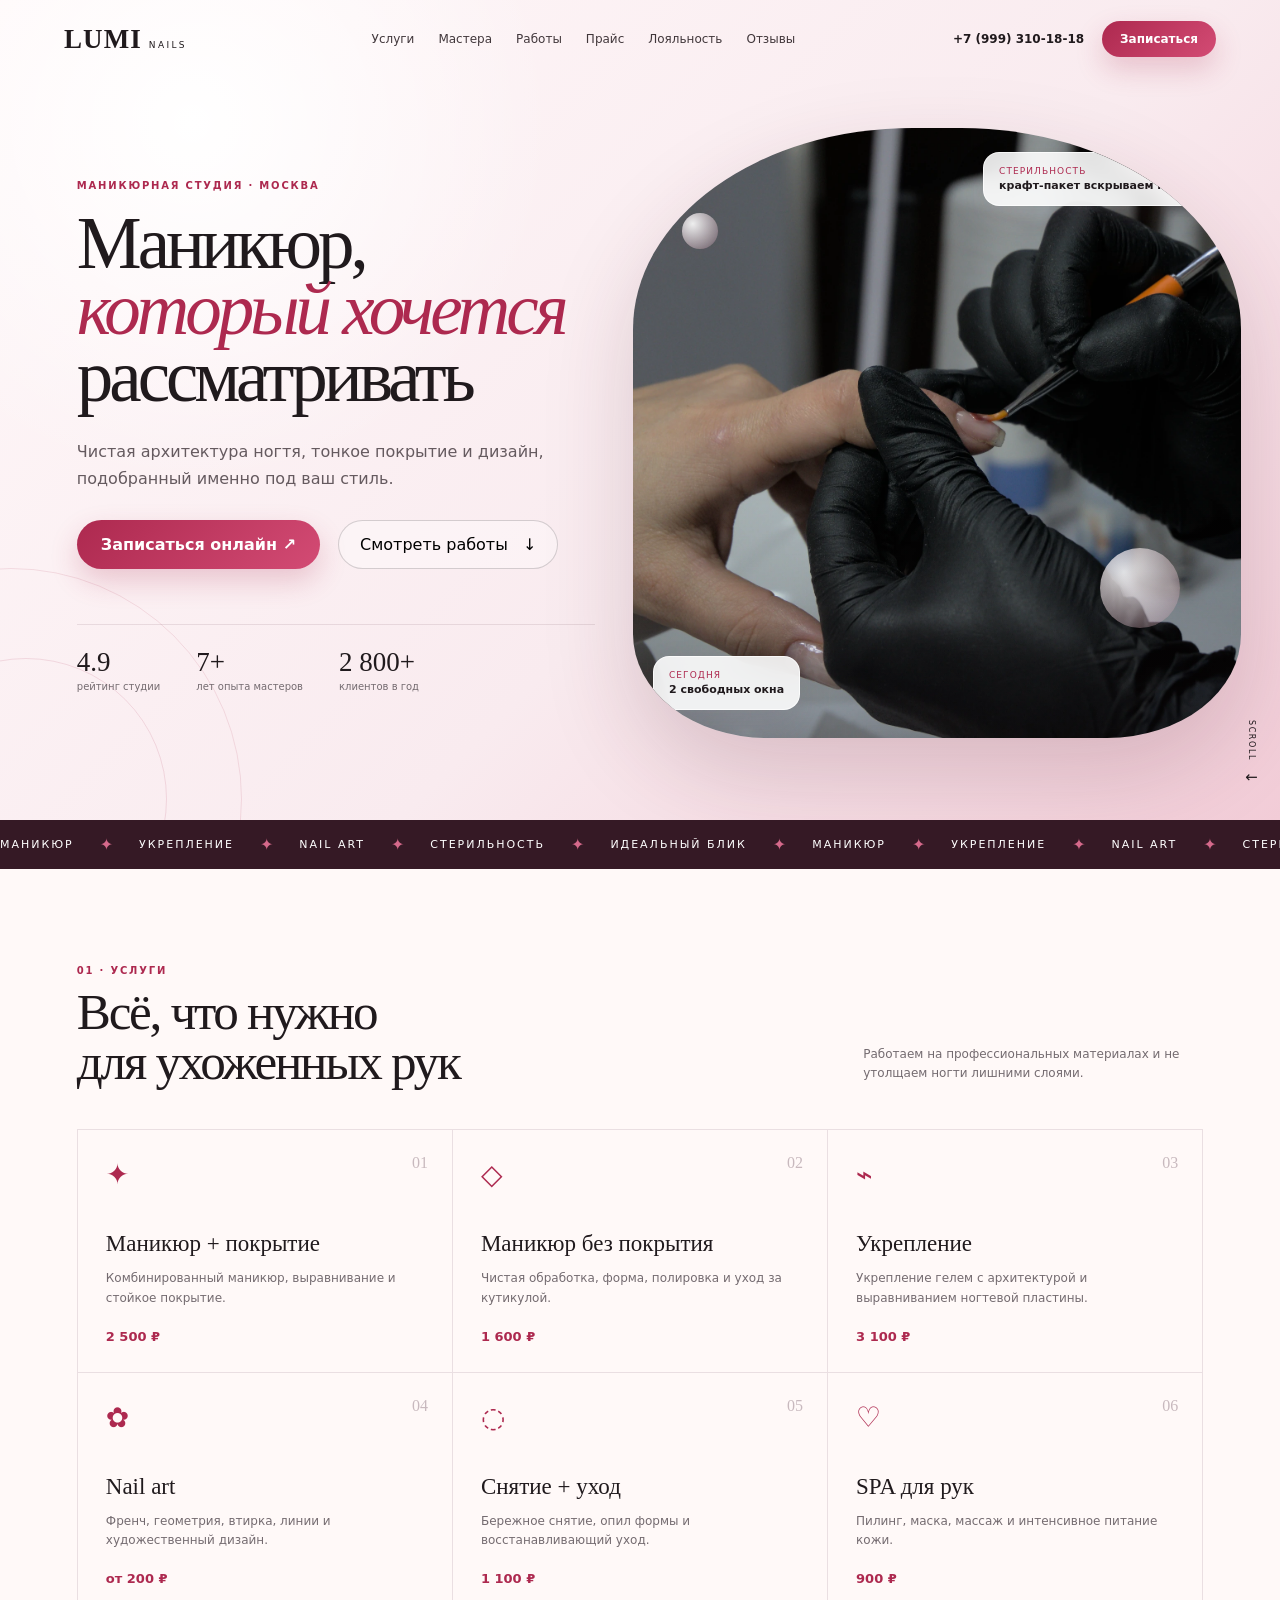
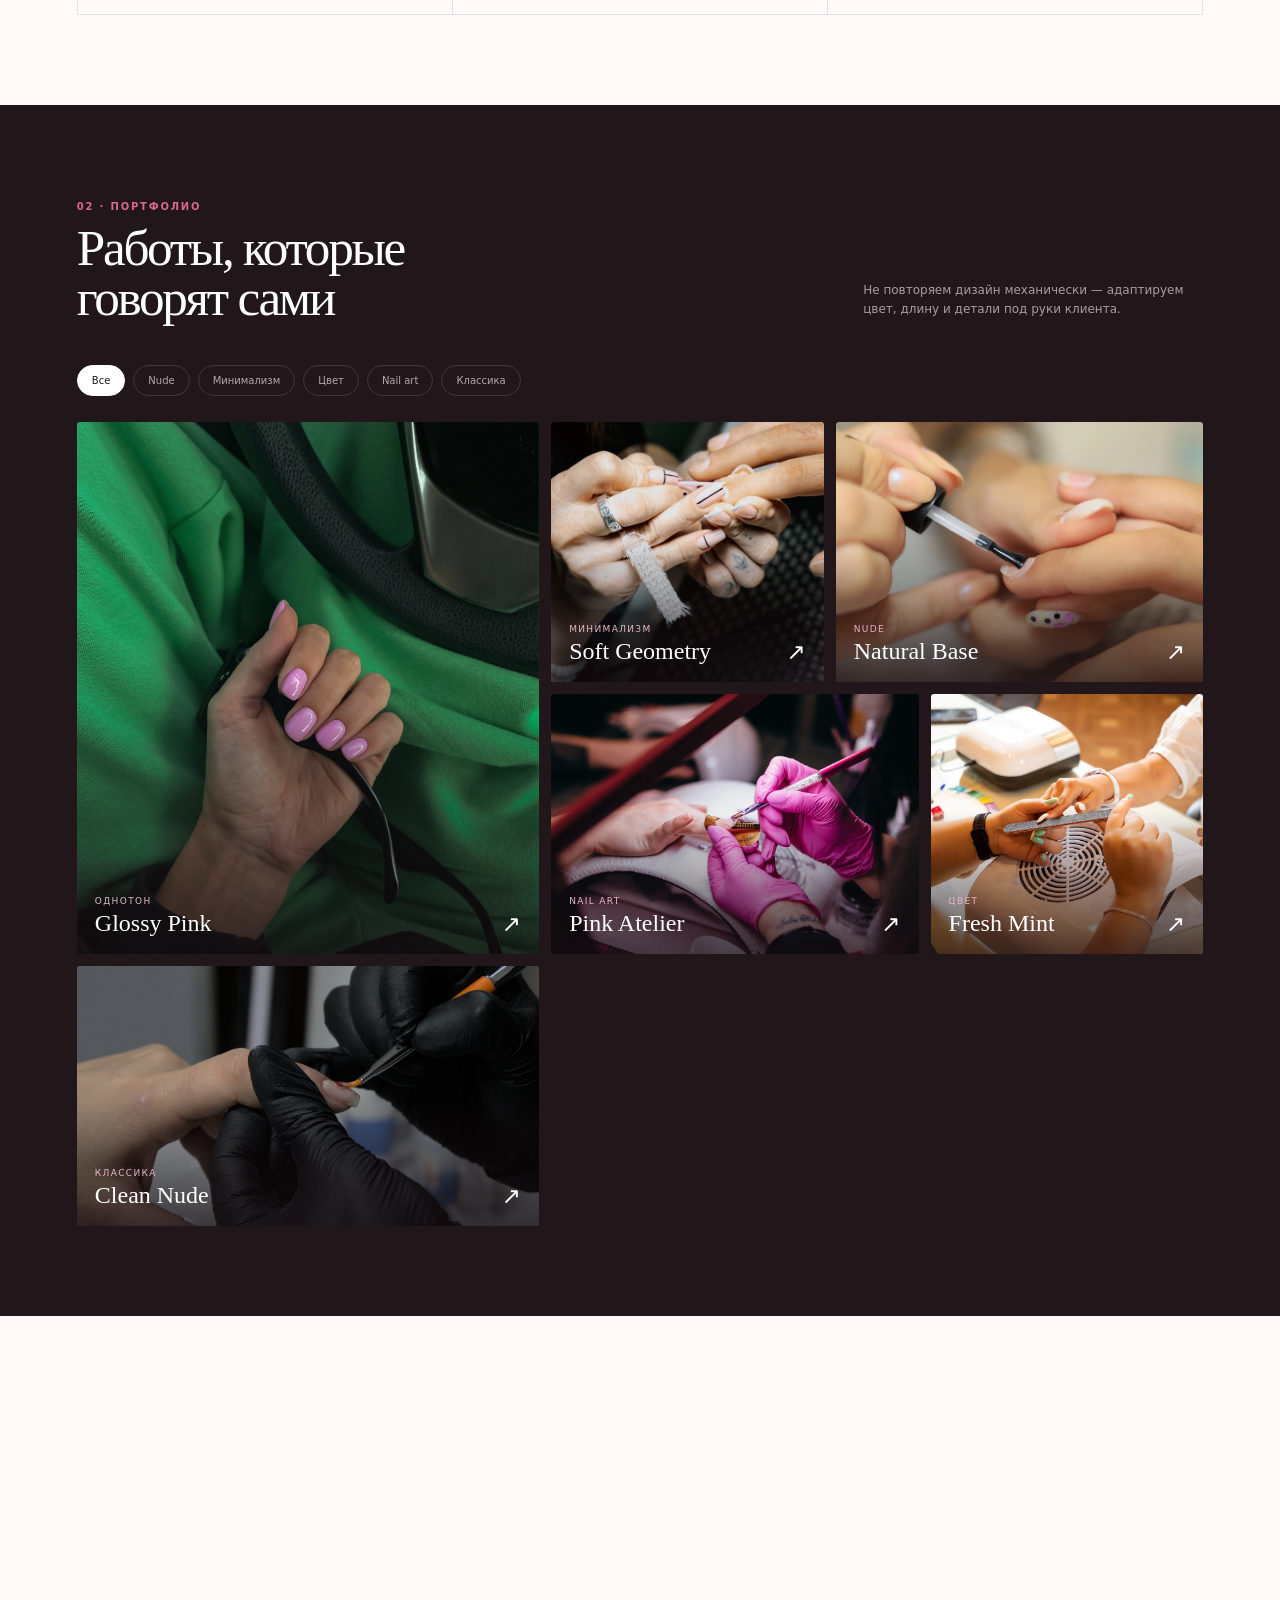
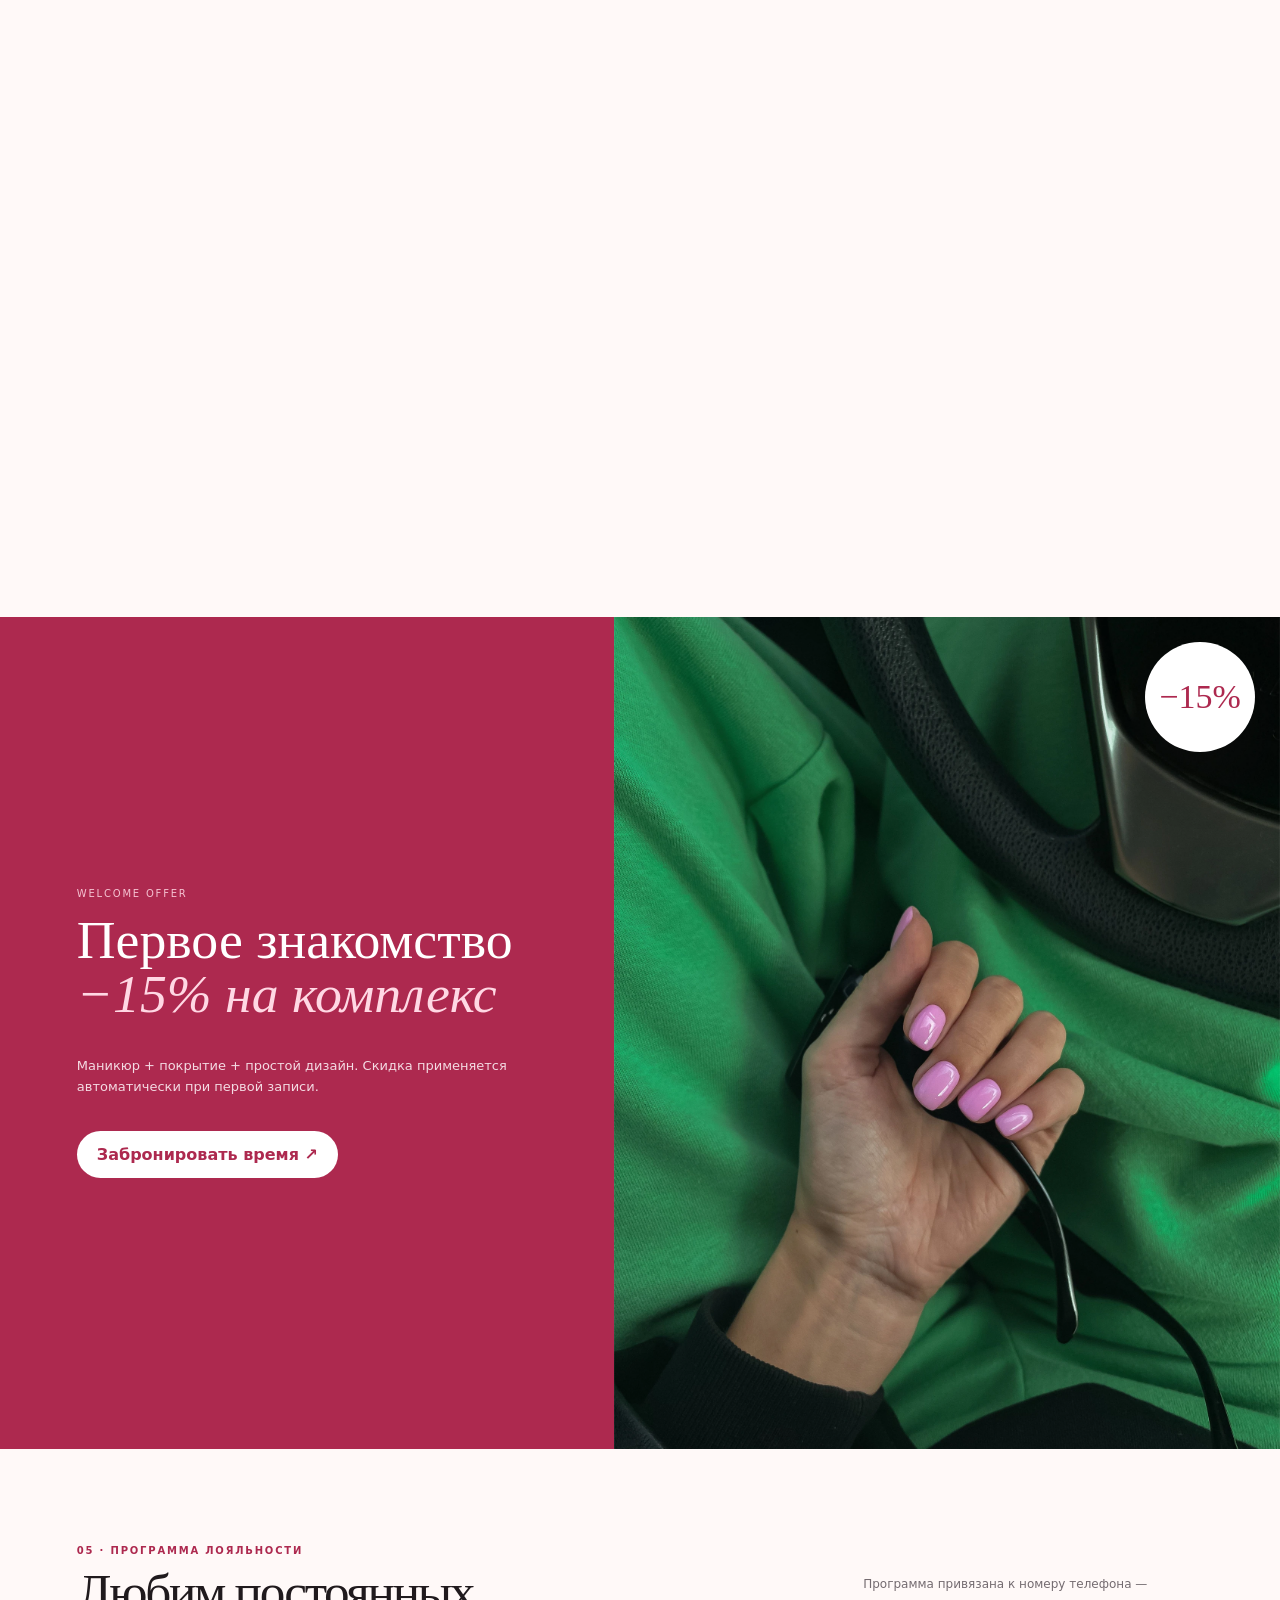
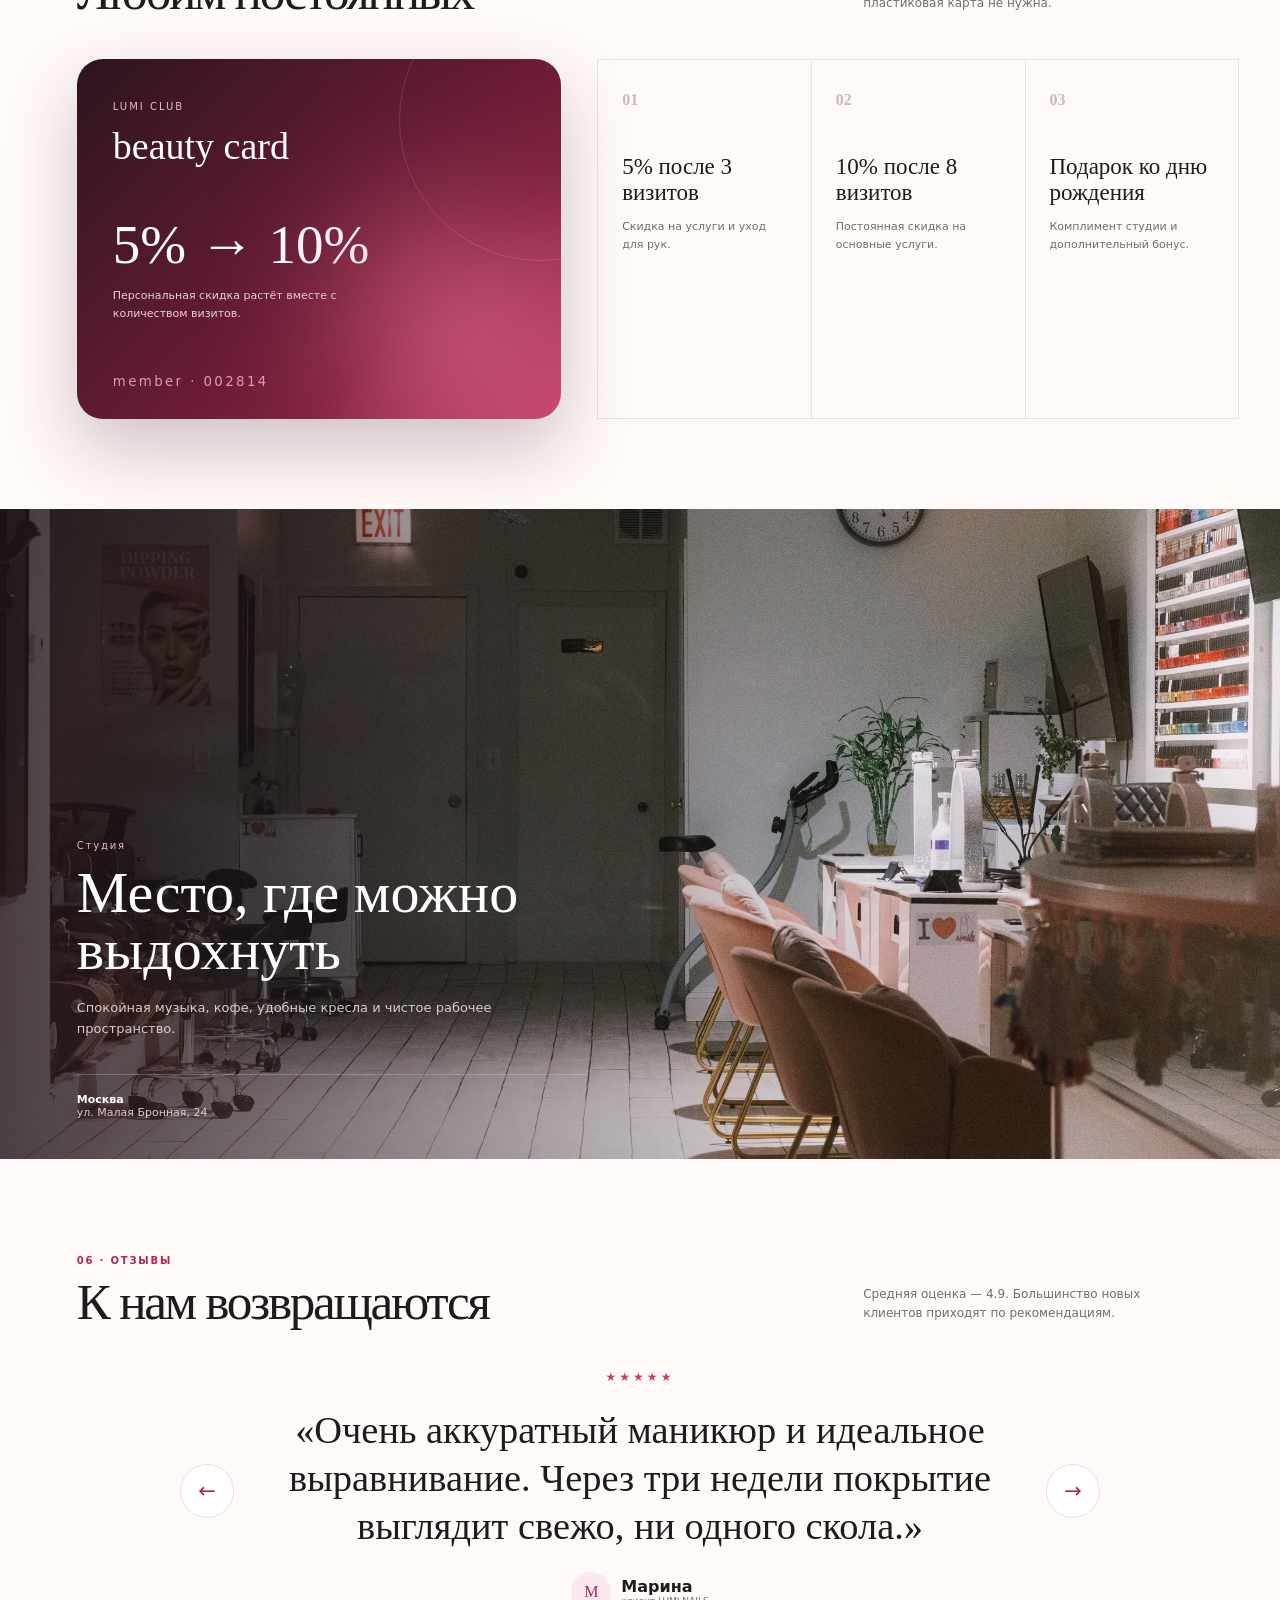
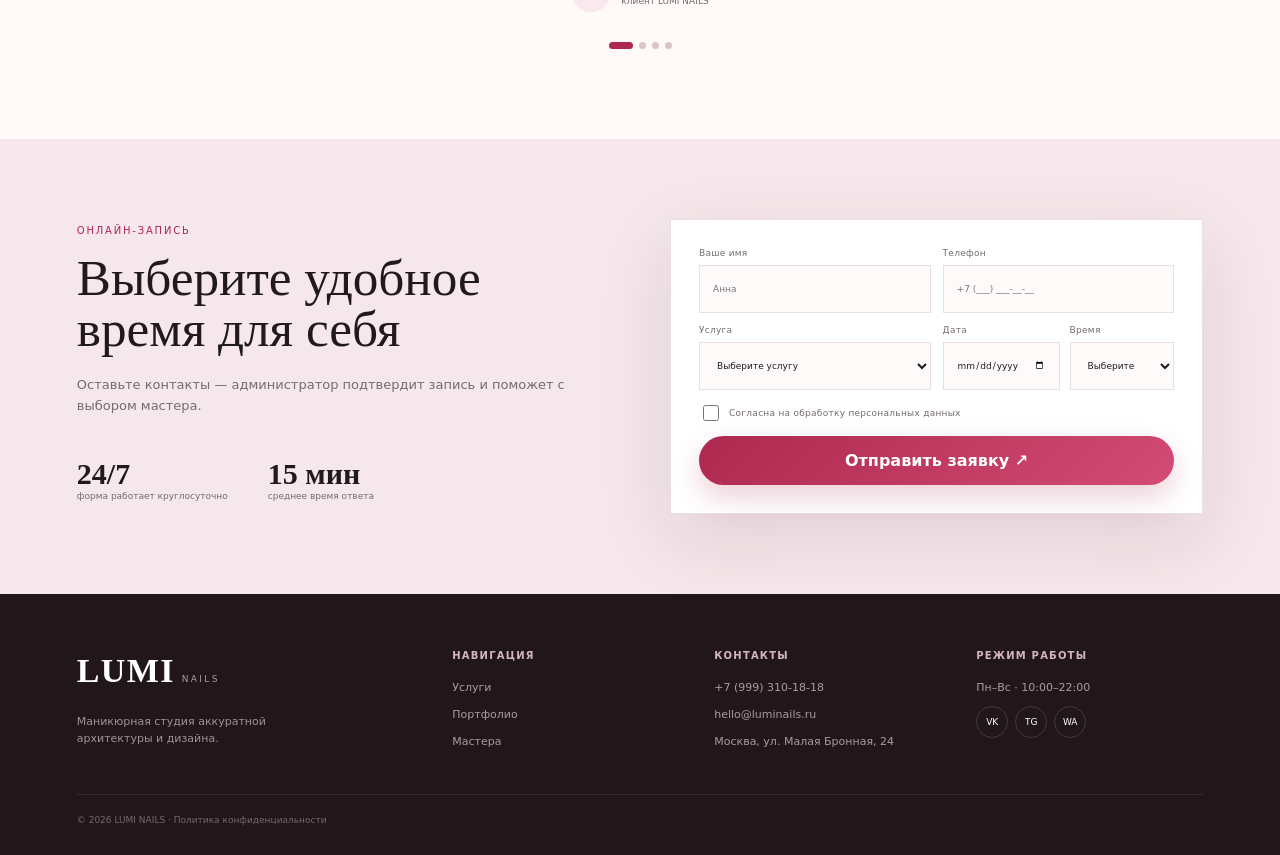
<file: index.html>
<!doctype html>
<html lang="ru">
<head>
  <meta charset="UTF-8">
  <meta name="viewport" content="width=device-width, initial-scale=1.0">
  <meta name="theme-color" content="#fff8f8">
  <meta name="description" content="LUMI NAILS — маникюрная студия в Москве. Маникюр, укрепление, nail art, онлайн-запись и подбор дизайна.">
  <title>LUMI NAILS — маникюрная студия</title>
  <link rel="stylesheet" href="/styles.css">
</head>
<body>
<div class="app">
  <header class="header">
    <a class="brand" href="#top"><b>LUMI</b><span>NAILS</span></a>
    <nav class="nav" id="nav">
      <button data-go="services">Услуги</button>
      <button data-go="masters">Мастера</button>
      <button data-go="portfolio">Работы</button>
      <button data-go="price">Прайс</button>
      <button data-go="loyalty">Лояльность</button>
      <button data-go="reviews">Отзывы</button>
    </nav>
    <div class="headerRight">
      <a class="phone" href="tel:+79993101818">+7 (999) 310-18-18</a>
      <button class="primary small js-modal-open">Записаться</button>
    </div>
    <button class="burger" id="burger" aria-label="Меню"><i></i><i></i></button>
  </header>

  <main id="top">
    <section class="hero">
      <div class="heroCopy reveal">
        <span class="kicker">Маникюрная студия · Москва</span>
        <h1>Маникюр,<br><em>который хочется</em><br>рассматривать</h1>
        <p>Чистая архитектура ногтя, тонкое покрытие и дизайн, подобранный именно под ваш стиль.</p>
        <div class="heroActions">
          <button class="primary shine js-modal-open">Записаться онлайн <b>↗</b></button>
          <button class="ghost" data-go="portfolio">Смотреть работы <span>↓</span></button>
        </div>
        <div class="heroFacts">
          <div><b>4.9</b><span>рейтинг студии</span></div>
          <div><b>7+</b><span>лет опыта мастеров</span></div>
          <div><b>2 800+</b><span>клиентов в год</span></div>
        </div>
      </div>

      <div class="heroMedia reveal">
        <img src="/assets/manicure-detail.webp" alt="Профессиональный маникюр в студии LUMI NAILS">
        <div class="heroChip chipOne"><span>сегодня</span><b>2 свободных окна</b></div>
        <div class="heroChip chipTwo"><span>стерильность</span><b>крафт-пакет вскрываем при вас</b></div>
        <div class="orb orb1"></div><div class="orb orb2"></div>
      </div>
      <div class="scrollNote">SCROLL <span>↓</span></div>
    </section>

    <section class="ticker">
      <div class="tickerTrack">
        <span>маникюр</span><i>✦</i><span>укрепление</span><i>✦</i><span>nail art</span><i>✦</i><span>стерильность</span><i>✦</i><span>идеальный блик</span><i>✦</i>
        <span>маникюр</span><i>✦</i><span>укрепление</span><i>✦</i><span>nail art</span><i>✦</i><span>стерильность</span><i>✦</i><span>идеальный блик</span><i>✦</i>
      </div>
    </section>

    <section class="section" id="services">
      <div class="sectionHeading reveal">
        <div><span>01 · Услуги</span><h2>Всё, что нужно<br>для ухоженных рук</h2></div>
        <p>Работаем на профессиональных материалах и не утолщаем ногти лишними слоями.</p>
      </div>
      <div class="servicesGrid">
        <article class="serviceCard reveal"><div class="serviceIcon">✦</div><div class="serviceNum">01</div><h3>Маникюр + покрытие</h3><p>Комбинированный маникюр, выравнивание и стойкое покрытие.</p><b>2 500 ₽</b></article>
        <article class="serviceCard reveal"><div class="serviceIcon">◇</div><div class="serviceNum">02</div><h3>Маникюр без покрытия</h3><p>Чистая обработка, форма, полировка и уход за кутикулой.</p><b>1 600 ₽</b></article>
        <article class="serviceCard reveal"><div class="serviceIcon">⌁</div><div class="serviceNum">03</div><h3>Укрепление</h3><p>Укрепление гелем с архитектурой и выравниванием ногтевой пластины.</p><b>3 100 ₽</b></article>
        <article class="serviceCard reveal"><div class="serviceIcon">✿</div><div class="serviceNum">04</div><h3>Nail art</h3><p>Френч, геометрия, втирка, линии и художественный дизайн.</p><b>от 200 ₽</b></article>
        <article class="serviceCard reveal"><div class="serviceIcon">◌</div><div class="serviceNum">05</div><h3>Снятие + уход</h3><p>Бережное снятие, опил формы и восстанавливающий уход.</p><b>1 100 ₽</b></article>
        <article class="serviceCard reveal"><div class="serviceIcon">♡</div><div class="serviceNum">06</div><h3>SPA для рук</h3><p>Пилинг, маска, массаж и интенсивное питание кожи.</p><b>900 ₽</b></article>
      </div>
    </section>

    <section class="portfolioSection" id="portfolio">
      <div class="sectionHeading reveal">
        <div><span>02 · Портфолио</span><h2>Работы, которые<br>говорят сами</h2></div>
        <p>Не повторяем дизайн механически — адаптируем цвет, длину и детали под руки клиента.</p>
      </div>
      <div class="filters" id="filters">
        <button class="active" data-filter="Все">Все</button><button data-filter="Nude">Nude</button><button data-filter="Минимализм">Минимализм</button><button data-filter="Цвет">Цвет</button><button data-filter="Nail art">Nail art</button><button data-filter="Классика">Классика</button>
      </div>
      <div class="portfolioGrid" id="portfolioGrid">
        <figure class="portfolioCard reveal p0" data-tag="Однотон"><img src="/assets/pink-nails.webp" alt="Glossy Pink"><figcaption><span>Однотон</span><h3>Glossy Pink</h3><b>↗</b></figcaption></figure>
        <figure class="portfolioCard reveal p1" data-tag="Минимализм"><img src="/assets/nail-lines.webp" alt="Soft Geometry"><figcaption><span>Минимализм</span><h3>Soft Geometry</h3><b>↗</b></figcaption></figure>
        <figure class="portfolioCard reveal p2" data-tag="Nude"><img src="/assets/nail-polish.webp" alt="Natural Base"><figcaption><span>Nude</span><h3>Natural Base</h3><b>↗</b></figcaption></figure>
        <figure class="portfolioCard reveal p3" data-tag="Nail art"><img src="/assets/pink-process.webp" alt="Pink Atelier"><figcaption><span>Nail art</span><h3>Pink Atelier</h3><b>↗</b></figcaption></figure>
        <figure class="portfolioCard reveal p4" data-tag="Цвет"><img src="/assets/mint-file.webp" alt="Fresh Mint"><figcaption><span>Цвет</span><h3>Fresh Mint</h3><b>↗</b></figcaption></figure>
        <figure class="portfolioCard reveal p5" data-tag="Классика"><img src="/assets/manicure-detail.webp" alt="Clean Nude"><figcaption><span>Классика</span><h3>Clean Nude</h3><b>↗</b></figcaption></figure>
      </div>
    </section>

    <section class="mastersSection section" id="masters">
      <div class="sectionHeading reveal">
        <div><span>03 · Мастера</span><h2>Ваши мастера</h2></div>
        <p>Подбираем мастера не только по свободному времени, но и по технике, которую вы любите.</p>
      </div>
      <div class="masters">
        <article class="master reveal">
          <div class="masterPhoto"><img src="/assets/master-1.webp" alt="Анна — топ-мастер LUMI NAILS"></div>
          <div class="masterInfo"><span>TOP MASTER</span><h3>Анна Соколова</h3><p>7 лет опыта · архитектура · сложное укрепление · тонкий френч</p><div class="tags"><i>френч</i><i>nude</i><i>укрепление</i></div><button class="js-modal-open">Записаться к Анне ↗</button></div>
        </article>
        <article class="master reveal">
          <div class="masterPhoto"><img src="/assets/master-2.webp" alt="Мария — nail artist LUMI NAILS"></div>
          <div class="masterInfo"><span>NAIL ARTIST</span><h3>Мария Лебедева</h3><p>5 лет опыта · nail art · цвет · трендовые дизайны и мягкая архитектура</p><div class="tags"><i>art</i><i>color</i><i>design</i></div><button class="js-modal-open">Записаться к Марии ↗</button></div>
        </article>
      </div>
    </section>

    <section class="quizSection" id="design">
      <div class="quizMedia reveal">
        <img id="quizMediaImage" src="/assets/nail-polish.webp" alt="Подбор дизайна ногтей">
        <div><b>DESIGN MATCH</b><span>найдём ваш стиль за 30 секунд</span></div>
      </div>
      <div class="quizCard reveal" id="quizCard"></div>
    </section>

    <section class="pricing section" id="price">
      <div class="sectionHeading reveal">
        <div><span>04 · Прайс</span><h2>Понятный прайс</h2></div>
        <p>Финальную стоимость фиксируем до начала процедуры. Без неожиданных доплат после маникюра.</p>
      </div>
      <div class="priceLayout">
        <div class="priceList reveal">
          <div><span>01</span><h3>Маникюр + покрытие</h3><i></i><b>2 500 ₽</b></div>
          <div><span>02</span><h3>Маникюр без покрытия</h3><i></i><b>1 600 ₽</b></div>
          <div><span>03</span><h3>Укрепление гелем</h3><i></i><b>3 100 ₽</b></div>
          <div><span>04</span><h3>Френч</h3><i></i><b>+ 500 ₽</b></div>
          <div><span>05</span><h3>Сложный дизайн</h3><i></i><b>от 700 ₽</b></div>
          <div><span>06</span><h3>Снятие чужого покрытия</h3><i></i><b>400 ₽</b></div>
        </div>
        <div class="priceImage reveal"><img src="/assets/manicure-care.webp" alt="Бережный профессиональный маникюр"><div class="roundLabel">90–120<small>минут на комплекс</small></div></div>
      </div>
    </section>

    <section class="offerSection">
      <div class="offerText reveal"><span>WELCOME OFFER</span><h2>Первое знакомство<br><em>−15% на комплекс</em></h2><p>Маникюр + покрытие + простой дизайн. Скидка применяется автоматически при первой записи.</p><button class="lightButton js-modal-open">Забронировать время ↗</button></div>
      <div class="offerImage reveal"><img src="/assets/pink-nails.webp" alt="Акция на первый визит"><div class="discount">−15%</div></div>
    </section>

    <section class="loyalty section" id="loyalty">
      <div class="sectionHeading reveal">
        <div><span>05 · Программа лояльности</span><h2>Любим постоянных</h2></div>
        <p>Программа привязана к номеру телефона — пластиковая карта не нужна.</p>
      </div>
      <div class="loyaltyGrid">
        <div class="loyaltyCard reveal"><div class="cardGlow"></div><span>LUMI CLUB</span><h3>beauty card</h3><b>5% → 10%</b><p>Персональная скидка растёт вместе с количеством визитов.</p><small>member · 002814</small></div>
        <div class="loyaltySteps">
          <div class="reveal"><b>01</b><h3>5% после 3 визитов</h3><p>Скидка на услуги и уход для рук.</p></div>
          <div class="reveal"><b>02</b><h3>10% после 8 визитов</h3><p>Постоянная скидка на основные услуги.</p></div>
          <div class="reveal"><b>03</b><h3>Подарок ко дню рождения</h3><p>Комплимент студии и дополнительный бонус.</p></div>
        </div>
      </div>
    </section>

    <section class="salonSection">
      <img src="/assets/salon-interior.webp" alt="Интерьер маникюрной студии LUMI NAILS">
      <div class="salonOverlay reveal"><span>Студия</span><h2>Место, где можно<br>выдохнуть</h2><p>Спокойная музыка, кофе, удобные кресла и чистое рабочее пространство.</p><div><b>Москва</b><span>ул. Малая Бронная, 24</span></div></div>
    </section>

    <section class="reviews section" id="reviews">
      <div class="sectionHeading reveal">
        <div><span>06 · Отзывы</span><h2>К нам возвращаются</h2></div>
        <p>Средняя оценка — 4.9. Большинство новых клиентов приходят по рекомендациям.</p>
      </div>
      <div class="reviewWrap reveal">
        <button class="reviewArrow" id="reviewPrev">←</button>
        <article class="reviewCard">
          <div class="stars">★★★★★</div>
          <blockquote id="reviewText"></blockquote>
          <div class="reviewPerson"><span id="reviewAvatar"></span><div><b id="reviewName"></b><small>клиент LUMI NAILS</small></div></div>
        </article>
        <button class="reviewArrow" id="reviewNext">→</button>
      </div>
      <div class="reviewDots" id="reviewDots"></div>
    </section>

    <section class="bookingSection" id="booking">
      <div class="bookingCopy reveal"><span>Онлайн-запись</span><h2>Выберите удобное<br>время для себя</h2><p>Оставьте контакты — администратор подтвердит запись и поможет с выбором мастера.</p><div class="bookingFacts"><div><b>24/7</b><span>форма работает круглосуточно</span></div><div><b>15 мин</b><span>среднее время ответа</span></div></div></div>
      <form class="bookingForm reveal js-booking-form">
        <label>Ваше имя<input name="name" required placeholder="Анна"></label>
        <label>Телефон<input name="phone" required placeholder="+7 (___) ___-__-__"></label>
        <label>Услуга<select name="service"><option value="">Выберите услугу</option><option>Маникюр + покрытие</option><option>Маникюр без покрытия</option><option>Укрепление</option><option>Nail art</option><option>Снятие + уход</option><option>SPA для рук</option></select></label>
        <div class="formRow"><label>Дата<input name="date" type="date"></label><label>Время<select name="time"><option value="">Выберите</option><option>10:00</option><option>12:30</option><option>15:00</option><option>17:30</option><option>20:00</option></select></label></div>
        <label class="check"><input type="checkbox" required><span>Согласна на обработку персональных данных</span></label>
        <button class="primary shine" type="submit">Отправить заявку ↗</button>
      </form>
    </section>
  </main>

  <footer>
    <div><a class="brand footerBrand" href="#top"><b>LUMI</b><span>NAILS</span></a><p>Маникюрная студия аккуратной архитектуры и дизайна.</p></div>
    <div><b>Навигация</b><button data-go="services">Услуги</button><button data-go="portfolio">Портфолио</button><button data-go="masters">Мастера</button></div>
    <div><b>Контакты</b><a href="tel:+79993101818">+7 (999) 310-18-18</a><a href="mailto:hello@luminails.ru">hello@luminails.ru</a><span>Москва, ул. Малая Бронная, 24</span></div>
    <div><b>Режим работы</b><span>Пн–Вс · 10:00–22:00</span><div class="socials"><a href="#">VK</a><a href="#">TG</a><a href="#">WA</a></div></div>
    <small>© 2026 LUMI NAILS · Политика конфиденциальности</small>
  </footer>

  <button class="mobileBook js-modal-open">Записаться онлайн</button>

  <div class="modalBackdrop" id="modalBackdrop" hidden>
    <div class="modal">
      <button class="close" id="modalClose">×</button>
      <span class="kicker dark">Быстрая запись</span><h2>Забронировать<br>визит</h2><p>Оставьте номер — мы уточним услугу, мастера и удобное время.</p>
      <form class="js-booking-form"><input name="name" placeholder="Ваше имя" required><input name="phone" placeholder="+7 (___) ___-__-__" required><select name="service"><option value="">Выберите услугу</option><option>Маникюр + покрытие</option><option>Маникюр без покрытия</option><option>Укрепление</option><option>Nail art</option></select><button class="primary shine">Отправить заявку ↗</button></form>
    </div>
  </div>
  <div class="toast" id="toast" hidden></div>
</div>
<script src="/app.js" defer></script>
</body>
</html>
</file>
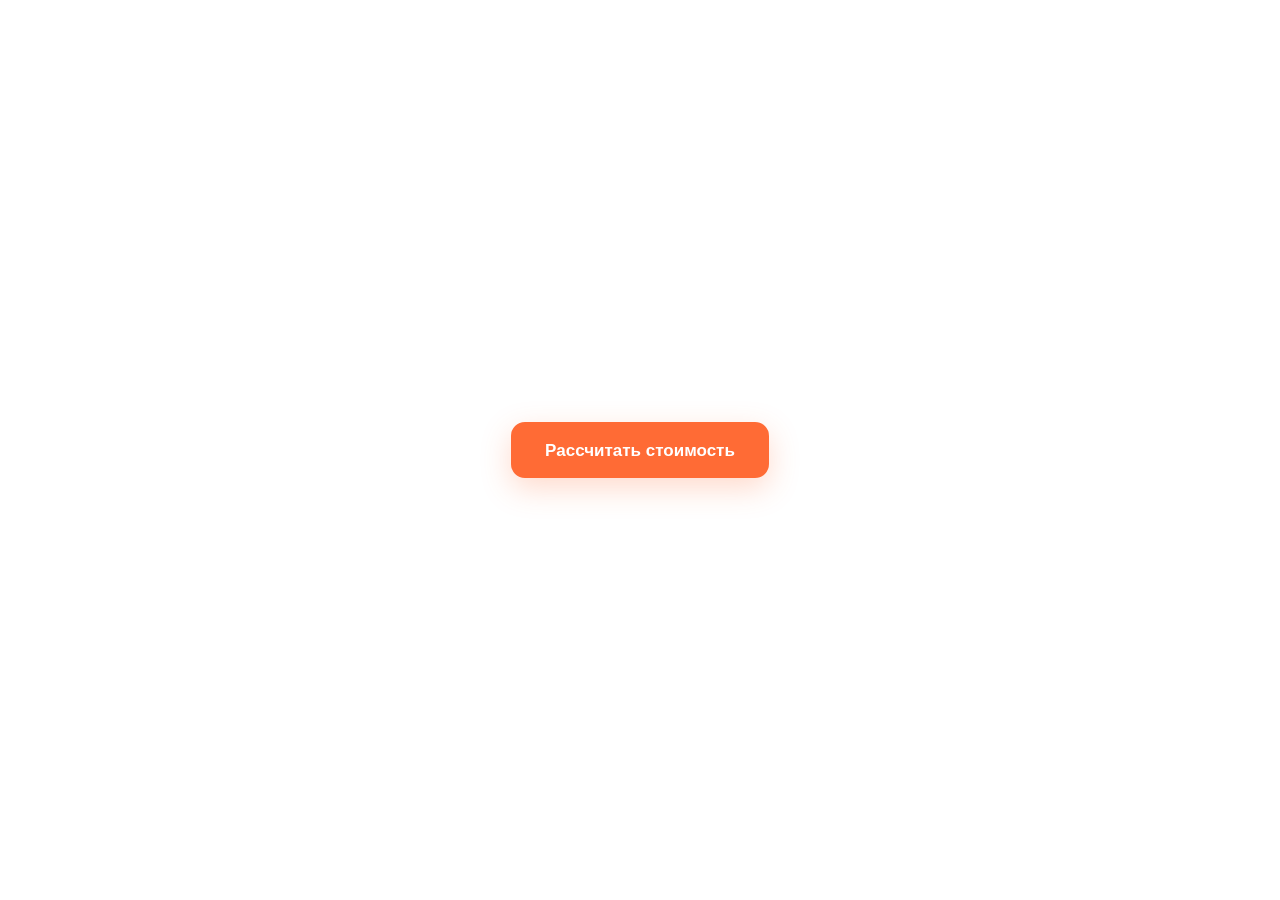
<file: visa-calculator.html>
<!doctype html>
<html lang="ru">
<head>
  <meta charset="utf-8">
  <meta name="viewport" content="width=device-width, initial-scale=1">
  <meta name="robots" content="noindex, nofollow">
  <title>Калькулятор стоимости</title>
</head>
<body>
<!-- =========================================================
     КАЛЬКУЛЯТОР ВИЗОВОГО СБОРА ДЛЯ TILDA
     Вставить целиком в блок T123
     Чтобы открыть popup своей кнопкой Tilda:
     укажите ссылку кнопки: #visa-calc
========================================================= -->

<div id="vc-app">

  <!--
      Эту кнопку можно оставить.
      Если используете свою кнопку Tilda со ссылкой #visa-calc,
      удалите этот блок vc-open-wrapper либо скройте его.
  -->
  <div class="vc-open-wrapper">
    <a href="#visa-calc" class="vc-open-button">
      Рассчитать стоимость
    </a>
  </div>

  <!-- POPUP -->
  <div
    class="vc-popup"
    id="vc-popup"
    aria-hidden="true"
  >
    <div class="vc-popup__backdrop" data-vc-close></div>

    <div
      class="vc-popup__window"
      role="dialog"
      aria-modal="true"
      aria-labelledby="vc-title"
    >
      <button
        class="vc-popup__close"
        type="button"
        aria-label="Закрыть"
        data-vc-close
      >
        ×
      </button>

      <div class="vc-popup__content">

        <div class="vc-popup__header">
          <div class="vc-popup__badge">
            Онлайн-расчёт
          </div>

          <h2 id="vc-title">
            Рассчитайте стоимость визы
          </h2>

          <p>
            Выберите подходящий вариант, и калькулятор рассчитает
            стоимость в рублях по актуальному курсу доллара.
          </p>
        </div>

        <!-- ВАРИАНТЫ -->
        <div class="vc-services">

          <label class="vc-service">
            <input
              type="radio"
              name="vc-service"
              value="monthly_rf"
              data-fee="0"
              checked
            >

            <span class="vc-service__box">
              <span class="vc-service__check"></span>

              <span class="vc-service__text">
                <span class="vc-service__title">
                  Виза на месяц
                </span>

                <span class="vc-service__description">
                  Для граждан РФ и Казахстана
                </span>
              </span>

              <span class="vc-service__usd">
                $0
              </span>
            </span>
          </label>


          <label class="vc-service">
            <input
              type="radio"
              name="vc-service"
              value="monthly_other"
              data-fee="29.77"
            >

            <span class="vc-service__box">
              <span class="vc-service__check"></span>

              <span class="vc-service__text">
                <span class="vc-service__title">
                  Виза на месяц
                </span>

                <span class="vc-service__description">
                  Для граждан других стран
                </span>
              </span>

              <span class="vc-service__usd">
                $29.77
              </span>
            </span>
          </label>


          <label class="vc-service">
            <input
              type="radio"
              name="vc-service"
              value="yearly_all"
              data-fee="47.63"
            >

            <span class="vc-service__box">
              <span class="vc-service__check"></span>

              <span class="vc-service__text">
                <span class="vc-service__title">
                  Виза на год
                </span>

                <span class="vc-service__description">
                  Для граждан всех стран
                </span>
              </span>

              <span class="vc-service__usd">
                $47.63
              </span>
            </span>
          </label>


          <label class="vc-service">
            <input
              type="radio"
              name="vc-service"
              value="5years_rf"
              data-fee="142.89"
            >

            <span class="vc-service__box">
              <span class="vc-service__check"></span>

              <span class="vc-service__text">
                <span class="vc-service__title">
                  Виза на 5 лет
                </span>

                <span class="vc-service__description">
                  Для граждан РФ и Казахстана
                </span>
              </span>

              <span class="vc-service__usd">
                $142.89
              </span>
            </span>
          </label>


          <label class="vc-service">
            <input
              type="radio"
              name="vc-service"
              value="5years_other"
              data-fee="238.14"
            >

            <span class="vc-service__box">
              <span class="vc-service__check"></span>

              <span class="vc-service__text">
                <span class="vc-service__title">
                  Виза на 5 лет
                </span>

                <span class="vc-service__description">
                  Для граждан других стран
                </span>
              </span>

              <span class="vc-service__usd">
                $238.14
              </span>
            </span>
          </label>

        </div>


        <button
          type="button"
          class="vc-calculate"
          id="vc-calculate"
        >
          <span class="vc-calculate__text">
            Рассчитать стоимость
          </span>

          <span class="vc-calculate__loader"></span>
        </button>


        <!-- РЕЗУЛЬТАТ -->
        <div
          class="vc-result"
          id="vc-result"
          aria-live="polite"
        >
          <div class="vc-result__caption">
            Стоимость услуги
          </div>

          <div class="vc-result__price">
            <span id="vc-result-price">0</span>
            <span class="vc-result__currency">₽</span>
          </div>

          <div
            class="vc-result__rate"
            id="vc-result-rate"
          ></div>
        </div>


        <!-- ОШИБКА -->
        <div
          class="vc-error"
          id="vc-error"
          aria-live="polite"
        ></div>


        <div class="vc-note">
          Итоговая стоимость рассчитывается автоматически
          на основании актуального курса USD/RUB.
        </div>

      </div>
    </div>
  </div>

</div>


<style>

/* =========================================================
   БАЗОВЫЕ СТИЛИ
========================================================= */

#vc-app,
#vc-app * {
  box-sizing: border-box;
}

#vc-app {
  font-family: Arial, Helvetica, sans-serif;
}


/* =========================================================
   КНОПКА ОТКРЫТИЯ
========================================================= */

.vc-open-wrapper {
  display: flex;
  justify-content: center;
  width: 100%;
}

.vc-open-button {
  display: inline-flex;
  align-items: center;
  justify-content: center;

  min-height: 56px;
  padding: 0 34px;

  border-radius: 14px;

  background: #ff6b35;
  color: #ffffff !important;

  font-size: 17px;
  font-weight: 700;
  line-height: 1;

  text-decoration: none !important;

  cursor: pointer;

  transition:
    transform .2s ease,
    box-shadow .2s ease,
    background .2s ease;

  box-shadow:
    0 10px 30px rgba(255, 107, 53, .25);
}

.vc-open-button:hover {
  background: #f15f2b;
  transform: translateY(-2px);
  box-shadow:
    0 14px 36px rgba(255, 107, 53, .32);
}


/* =========================================================
   POPUP
========================================================= */

.vc-popup {
  position: fixed;
  z-index: 999999;

  inset: 0;

  display: flex;
  align-items: center;
  justify-content: center;

  padding: 24px;

  opacity: 0;
  visibility: hidden;
  pointer-events: none;

  transition:
    opacity .25s ease,
    visibility .25s ease;
}

.vc-popup.vc-popup--open {
  opacity: 1;
  visibility: visible;
  pointer-events: auto;
}

.vc-popup__backdrop {
  position: absolute;
  inset: 0;

  background:
    rgba(15, 20, 30, .68);

  backdrop-filter: blur(5px);
  -webkit-backdrop-filter: blur(5px);
}

.vc-popup__window {
  position: relative;
  z-index: 2;

  width: 100%;
  max-width: 610px;

  max-height: calc(100vh - 48px);

  overflow-y: auto;
  overscroll-behavior: contain;

  background: #ffffff;

  border-radius: 26px;

  box-shadow:
    0 30px 100px rgba(0, 0, 0, .25);

  transform:
    translateY(20px)
    scale(.98);

  transition:
    transform .25s ease;
}

.vc-popup.vc-popup--open .vc-popup__window {
  transform:
    translateY(0)
    scale(1);
}


/* =========================================================
   КРЕСТИК
========================================================= */

.vc-popup__close {
  position: absolute;

  top: 16px;
  right: 16px;

  z-index: 5;

  width: 42px;
  height: 42px;

  display: flex;
  align-items: center;
  justify-content: center;

  padding: 0;

  border: 0;
  border-radius: 50%;

  background: #f3f4f6;

  color: #222222;

  font-size: 30px;
  font-weight: 300;
  line-height: 1;

  cursor: pointer;

  transition:
    background .2s ease,
    transform .2s ease;
}

.vc-popup__close:hover {
  background: #e9eaec;
  transform: rotate(5deg);
}


/* =========================================================
   КОНТЕНТ
========================================================= */

.vc-popup__content {
  padding: 38px;
}

.vc-popup__header {
  padding-right: 35px;
  margin-bottom: 28px;
}

.vc-popup__badge {
  display: inline-flex;

  padding: 8px 12px;

  margin-bottom: 14px;

  border-radius: 100px;

  background: #fff1eb;
  color: #ff6b35;

  font-size: 12px;
  font-weight: 700;

  text-transform: uppercase;
  letter-spacing: .06em;
}

.vc-popup__header h2 {
  margin: 0 0 10px;

  color: #171717;

  font-size: 30px;
  line-height: 1.15;
  font-weight: 750;
}

.vc-popup__header p {
  max-width: 500px;

  margin: 0;

  color: #727272;

  font-size: 15px;
  line-height: 1.55;
}


/* =========================================================
   УСЛУГИ
========================================================= */

.vc-services {
  display: flex;
  flex-direction: column;

  gap: 10px;

  margin-bottom: 22px;
}

.vc-service {
  display: block;

  margin: 0;
  padding: 0;

  cursor: pointer;
}

.vc-service input {
  position: absolute;

  width: 1px;
  height: 1px;

  opacity: 0;
  pointer-events: none;
}

.vc-service__box {
  width: 100%;

  display: flex;
  align-items: center;

  gap: 14px;

  min-height: 76px;

  padding: 14px 16px;

  border: 1.5px solid #e9e9e9;
  border-radius: 16px;

  background: #ffffff;

  transition:
    border-color .2s ease,
    background .2s ease,
    box-shadow .2s ease,
    transform .2s ease;
}

.vc-service__box:hover {
  border-color: #ffb89f;

  transform: translateY(-1px);
}

.vc-service input:checked + .vc-service__box {
  border-color: #ff6b35;

  background: #fff9f6;

  box-shadow:
    0 7px 22px rgba(255, 107, 53, .10);
}

.vc-service__check {
  position: relative;

  flex: 0 0 auto;

  width: 22px;
  height: 22px;

  border: 2px solid #d3d3d3;
  border-radius: 50%;

  background: white;

  transition:
    border-color .2s ease,
    background .2s ease;
}

.vc-service input:checked
+ .vc-service__box
.vc-service__check {
  border-color: #ff6b35;
  background: #ff6b35;
}

.vc-service input:checked
+ .vc-service__box
.vc-service__check::after {
  content: "";

  position: absolute;

  left: 50%;
  top: 50%;

  width: 8px;
  height: 8px;

  border-radius: 50%;

  background: white;

  transform: translate(-50%, -50%);
}

.vc-service__text {
  display: flex;
  flex-direction: column;

  gap: 4px;

  flex: 1;

  min-width: 0;
}

.vc-service__title {
  color: #202020;

  font-size: 16px;
  line-height: 1.25;
  font-weight: 700;
}

.vc-service__description {
  color: #818181;

  font-size: 13px;
  line-height: 1.35;
}

.vc-service__usd {
  flex: 0 0 auto;

  padding-left: 10px;

  color: #333333;

  font-size: 15px;
  font-weight: 700;
}


/* =========================================================
   КНОПКА РАСЧЁТА
========================================================= */

.vc-calculate {
  position: relative;

  width: 100%;
  min-height: 58px;

  display: flex;
  align-items: center;
  justify-content: center;

  margin: 0;

  border: none;
  border-radius: 15px;

  background: #ff6b35;
  color: white;

  font-family: inherit;
  font-size: 17px;
  font-weight: 700;

  cursor: pointer;

  box-shadow:
    0 10px 28px rgba(255, 107, 53, .20);

  transition:
    transform .2s ease,
    box-shadow .2s ease,
    background .2s ease;
}

.vc-calculate:hover {
  background: #f15f2b;

  transform: translateY(-1px);

  box-shadow:
    0 14px 32px rgba(255, 107, 53, .27);
}

.vc-calculate:disabled {
  cursor: wait;

  opacity: .82;

  transform: none;
}


/* loader */

.vc-calculate__loader {
  display: none;

  width: 20px;
  height: 20px;

  border: 2px solid rgba(255,255,255,.35);
  border-top-color: #ffffff;
  border-radius: 50%;

  animation: vc-spin .7s linear infinite;
}

.vc-calculate.vc-loading
.vc-calculate__text {
  display: none;
}

.vc-calculate.vc-loading
.vc-calculate__loader {
  display: block;
}

@keyframes vc-spin {
  to {
    transform: rotate(360deg);
  }
}


/* =========================================================
   РЕЗУЛЬТАТ
========================================================= */

.vc-result {
  display: none;

  margin-top: 18px;

  padding: 22px 20px;

  border-radius: 18px;

  background:
    linear-gradient(
      135deg,
      #fff5f0 0%,
      #fffafa 100%
    );

  border: 1px solid #ffe2d7;

  text-align: center;
}

.vc-result.vc-result--show {
  display: block;

  animation: vc-result-show .3s ease;
}

@keyframes vc-result-show {
  from {
    opacity: 0;
    transform: translateY(7px);
  }

  to {
    opacity: 1;
    transform: translateY(0);
  }
}

.vc-result__caption {
  margin-bottom: 5px;

  color: #777777;

  font-size: 13px;
  line-height: 1.4;
}

.vc-result__price {
  color: #171717;

  font-size: 38px;
  font-weight: 800;
  line-height: 1.15;
}

.vc-result__currency {
  font-size: .7em;
  font-weight: 700;
}

.vc-result__rate {
  margin-top: 8px;

  color: #858585;

  font-size: 12px;
  line-height: 1.4;
}


/* =========================================================
   ОШИБКА
========================================================= */

.vc-error {
  display: none;

  margin-top: 15px;

  padding: 13px 15px;

  border: 1px solid #ffd3d3;
  border-radius: 12px;

  background: #fff5f5;

  color: #c94141;

  font-size: 13px;
  line-height: 1.45;

  text-align: center;
}

.vc-error.vc-error--show {
  display: block;
}


/* =========================================================
   ПРИМЕЧАНИЕ
========================================================= */

.vc-note {
  margin-top: 15px;

  color: #a0a0a0;

  font-size: 11px;
  line-height: 1.45;

  text-align: center;
}


/* =========================================================
   MOBILE
========================================================= */

@media (max-width: 640px) {

  .vc-popup {
    align-items: flex-start;

    padding: 0;
  }

  .vc-popup__window {
    max-height: 100dvh;

    border-radius: 24px 24px 0 0;

    transform:
      translateY(30px);
  }

  .vc-popup__content {
    padding:
      30px 18px
      calc(24px + env(safe-area-inset-bottom));
  }

  .vc-popup__header {
    padding-right: 38px;
  }

  .vc-popup__header h2 {
    font-size: 25px;
  }

  .vc-popup__header p {
    font-size: 14px;
  }

  .vc-service__box {
    min-height: 70px;

    gap: 11px;

    padding: 13px;
  }

  .vc-service__title {
    font-size: 14px;
  }

  .vc-service__description {
    font-size: 12px;
  }

  .vc-service__usd {
    font-size: 13px;
  }

  .vc-result__price {
    font-size: 34px;
  }

  .vc-popup__close {
    top: 12px;
    right: 12px;
  }

}

</style>


<script>
(function () {

  /* =======================================================
     НАСТРОЙКИ
  ======================================================= */

  /*
    API курса.
    Возвращает официальный курс USD/RUB,
    который используется в исходной версии калькулятора.
  */
  const RATE_API = '/api/usd-rate';
  const FALLBACK_RATE_API = 'https://www.cbr-xml-daily.ru/daily_json.js';

  /*
    Время хранения успешно полученного курса:
    1 час.
    Это уменьшает количество запросов к API.
  */
  const CACHE_TIME =
    60 * 60 * 1000;


  /* =======================================================
     ЭЛЕМЕНТЫ
  ======================================================= */

  const popup =
    document.getElementById('vc-popup');

  const calculateButton =
    document.getElementById('vc-calculate');

  const result =
    document.getElementById('vc-result');

  const resultPrice =
    document.getElementById('vc-result-price');

  const resultRate =
    document.getElementById('vc-result-rate');

  const errorBlock =
    document.getElementById('vc-error');


  if (!popup || !calculateButton) {
    return;
  }


  /* =======================================================
     ФОРМАТ ЦЕНЫ
  ======================================================= */

  function formatPrice(value) {

    return new Intl.NumberFormat('ru-RU', {
      maximumFractionDigits: 0
    }).format(value);

  }


  /* =======================================================
     ФОРМАТ ДАТЫ
  ======================================================= */

  function formatDate(dateString) {

    if (!dateString) {
      return '';
    }

    const date =
      new Date(dateString);

    if (isNaN(date.getTime())) {
      return '';
    }

    return date.toLocaleDateString('ru-RU');

  }


  /* =======================================================
     ОТКРЫТИЕ POPUP
  ======================================================= */

  function openPopup() {

    popup.classList.add(
      'vc-popup--open'
    );

    popup.setAttribute(
      'aria-hidden',
      'false'
    );

    document.documentElement.style.overflow =
      'hidden';

    document.body.style.overflow =
      'hidden';

  }


  /* =======================================================
     ЗАКРЫТИЕ POPUP
  ======================================================= */

  function closePopup() {

    popup.classList.remove(
      'vc-popup--open'
    );

    popup.setAttribute(
      'aria-hidden',
      'true'
    );

    document.documentElement.style.overflow =
      '';

    document.body.style.overflow =
      '';

  }


  /* =======================================================
     ОТКРЫТИЕ ПО ССЫЛКЕ #visa-calc

     Благодаря этому можно создать обычную кнопку в Tilda
     и указать ей ссылку:

     #visa-calc
  ======================================================= */

  document.addEventListener(
    'click',
    function (event) {

      const link =
        event.target.closest(
          'a[href="#visa-calc"]'
        );

      if (!link) {
        return;
      }

      event.preventDefault();

      openPopup();

    }
  );


  /* =======================================================
     ЗАКРЫТИЕ ПО КРЕСТИКУ / ФОНУ
  ======================================================= */

  document.addEventListener(
    'click',
    function (event) {

      if (
        event.target.closest(
          '[data-vc-close]'
        )
      ) {

        closePopup();

      }

    }
  );


  /* =======================================================
     ESC
  ======================================================= */

  document.addEventListener(
    'keydown',
    function (event) {

      if (
        event.key === 'Escape' &&
        popup.classList.contains(
          'vc-popup--open'
        )
      ) {

        closePopup();

      }

    }
  );


  /* =======================================================
     CACHE
  ======================================================= */

  function saveRateToCache(rate, date) {

    try {

      localStorage.setItem(
        'vc_usd_rate',
        JSON.stringify({
          rate: rate,
          date: date,
          savedAt: Date.now()
        })
      );

    } catch (error) {
      /* localStorage может быть недоступен */
    }

  }


  function getCachedRate() {

    try {

      const raw =
        localStorage.getItem(
          'vc_usd_rate'
        );

      if (!raw) {
        return null;
      }

      const data =
        JSON.parse(raw);

      if (
        !data ||
        !data.rate ||
        !data.savedAt
      ) {
        return null;
      }

      if (
        Date.now() - data.savedAt >
        CACHE_TIME
      ) {
        return null;
      }

      return data;

    } catch (error) {

      return null;

    }

  }


  /* =======================================================
     ПОЛУЧЕНИЕ КУРСА USD
  ======================================================= */

  async function getDollarRate() {

    /*
      Сначала проверяем кеш.
    */

    const cached =
      getCachedRate();

    if (cached) {

      return {
        rate: Number(cached.rate),
        date: cached.date,
        cached: true
      };

    }


    /*
      Запрашиваем свежий курс.
    */

    const controller =
      new AbortController();

    const timeout =
      setTimeout(function () {

        controller.abort();

      }, 8000);


    try {

      let response;
      let data;
      let rate;
      let rateDate = '';

      try {
        response = await fetch(RATE_API, {
          method: 'GET',
          cache: 'no-store',
          signal: controller.signal
        });

        if (!response.ok) throw new Error('Local API unavailable');
        data = await response.json();
        rate = Number(data.rate);
        rateDate = data.date || '';
      } catch (localError) {
        response = await fetch(FALLBACK_RATE_API, {
          method: 'GET',
          cache: 'no-store',
          signal: controller.signal
        });

        if (!response.ok) {
          throw new Error('Ошибка API: ' + response.status);
        }

        data = await response.json();
        rate = Number(data?.Valute?.USD?.Value);
        rateDate = data?.Date || '';
      }


      if (
        !Number.isFinite(rate) ||
        rate <= 0
      ) {

        throw new Error(
          'Получено некорректное значение курса'
        );

      }


      saveRateToCache(
        rate,
        rateDate || ''
      );


      return {
        rate: rate,
        date: rateDate || '',
        cached: false
      };


    } finally {

      clearTimeout(timeout);

    }

  }


  /* =======================================================
     ПОКАЗАТЬ ОШИБКУ
  ======================================================= */

  function showError(message) {

    result.classList.remove(
      'vc-result--show'
    );

    errorBlock.textContent =
      message;

    errorBlock.classList.add(
      'vc-error--show'
    );

  }


  /* =======================================================
     СКРЫТЬ ОШИБКУ
  ======================================================= */

  function hideError() {

    errorBlock.classList.remove(
      'vc-error--show'
    );

    errorBlock.textContent = '';

  }


  /* =======================================================
     СОСТОЯНИЕ ЗАГРУЗКИ
  ======================================================= */

  function setLoading(isLoading) {

    calculateButton.disabled =
      isLoading;

    calculateButton.classList.toggle(
      'vc-loading',
      isLoading
    );

  }


  /* =======================================================
     РАСЧЁТ
  ======================================================= */

  async function calculate() {

    hideError();

    const selected =
      document.querySelector(
        'input[name="vc-service"]:checked'
      );


    if (!selected) {

      showError(
        'Пожалуйста, выберите услугу.'
      );

      return;

    }


    const dollarPrice =
      Number(
        selected.dataset.fee
      );


    if (
      !Number.isFinite(dollarPrice)
    ) {

      showError(
        'Не удалось определить стоимость услуги.'
      );

      return;

    }


    /*
      Бесплатный вариант.
      Получать курс для него необязательно.
    */

    if (dollarPrice === 0) {

      resultPrice.textContent =
        '0';

      resultRate.textContent =
        'Для выбранного варианта визовый сбор отсутствует.';

      result.classList.add(
        'vc-result--show'
      );

      return;

    }


    setLoading(true);


    try {

      const rateData =
        await getDollarRate();


      /*
        Формула:
        стоимость в USD × курс USD/RUB
      */

      const total =
        Math.round(
          dollarPrice *
          rateData.rate
        );


      resultPrice.textContent =
        formatPrice(total);


      const date =
        formatDate(
          rateData.date
        );


      let rateText =
        'Курс USD: 1 $ = ' +
        rateData.rate.toFixed(2)
          .replace('.', ',') +
        ' ₽';


      if (date) {

        rateText +=
          ' · курс на ' +
          date;

      }


      resultRate.textContent =
        rateText;


      result.classList.add(
        'vc-result--show'
      );


    } catch (error) {

      console.error(
        'Ошибка калькулятора:',
        error
      );


      showError(
        'Не удалось получить актуальный курс доллара. ' +
        'Пожалуйста, попробуйте ещё раз.'
      );


    } finally {

      setLoading(false);

    }

  }


  /* =======================================================
     КНОПКА РАССЧИТАТЬ
  ======================================================= */

  calculateButton.addEventListener(
    'click',
    calculate
  );


  /* =======================================================
     ПРИ СМЕНЕ УСЛУГИ СТАРЫЙ РЕЗУЛЬТАТ УБИРАЕТСЯ
  ======================================================= */

  document.querySelectorAll(
    'input[name="vc-service"]'
  ).forEach(function (radio) {

    radio.addEventListener(
      'change',
      function () {

        result.classList.remove(
          'vc-result--show'
        );

        hideError();

      }
    );

  });


  /* =======================================================
     ЕСЛИ СТРАНИЦУ ОТКРЫЛИ С #visa-calc
  ======================================================= */

  if (
    window.location.hash ===
    '#visa-calc'
  ) {

    setTimeout(
      openPopup,
      150
    );

  }

})();
</script>
<style>
html, body {
  margin: 0;
  min-height: 100%;
  background: #fff;
}
body {
  min-height: 100vh;
  display: flex;
  align-items: center;
  justify-content: center;
}
#vc-app {
  width: 100%;
}
.vc-open-wrapper {
  min-height: 100vh;
  display: flex !important;
  align-items: center;
  justify-content: center;
  padding: 24px;
}
</style>

</body>
</html>
</file>
<file: styles.css>
:root{
  --bg:#fff9f8;--paper:#fffefe;--ink:#201a1d;--muted:#746b70;--line:#eadfe2;
  --berry:#ad294f;--berry2:#d34b74;--soft:#f9e8ee;--rose:#efb7c9;--deep:#351925;
  --shadow:0 24px 70px rgba(74,30,46,.11);
  font-family:Inter,ui-sans-serif,system-ui,-apple-system,BlinkMacSystemFont,"Segoe UI",sans-serif;
  color:var(--ink);background:var(--bg);font-synthesis:none
}
*{box-sizing:border-box}html{scroll-behavior:smooth}body{margin:0;background:var(--bg);overflow-x:hidden}
button,input,select{font:inherit}button{cursor:pointer}a{text-decoration:none;color:inherit}img{display:block;width:100%}
.app{min-height:100vh}
.header{height:78px;padding:0 clamp(22px,5vw,78px);display:flex;align-items:center;gap:28px;position:fixed;left:0;right:0;top:0;z-index:80;transition:.3s;background:rgba(255,249,248,0)}
.scrolled .header{background:rgba(255,249,248,.86);backdrop-filter:blur(18px);border-bottom:1px solid rgba(234,223,226,.75)}
.brand{display:flex;align-items:baseline;gap:7px;min-width:150px}.brand b{font-family:Georgia,serif;font-size:27px;letter-spacing:.04em}.brand span{font-size:9px;letter-spacing:.26em}
.nav{display:flex;gap:24px;margin:auto}.nav button{background:none;border:0;font-size:12px;color:#41373b;padding:9px 0;position:relative}.nav button:after{content:"";position:absolute;left:0;right:100%;bottom:3px;height:1px;background:var(--berry);transition:.25s}.nav button:hover:after{right:0}
.headerRight{display:flex;align-items:center;gap:18px}.phone{font-size:12px;font-weight:700}.primary{border:0;border-radius:999px;background:linear-gradient(135deg,var(--berry),var(--berry2));color:#fff;font-weight:750;padding:15px 24px;box-shadow:0 12px 28px rgba(173,41,79,.22);transition:.25s}.primary:hover{transform:translateY(-2px);box-shadow:0 18px 38px rgba(173,41,79,.29)}.primary.small{padding:11px 18px;font-size:12px}.shine{position:relative;overflow:hidden}.shine:after{content:"";position:absolute;top:-60%;bottom:-60%;width:46px;left:-80px;transform:rotate(20deg);background:linear-gradient(90deg,transparent,rgba(255,255,255,.65),transparent);animation:shine 4.8s infinite}@keyframes shine{0%,62%{left:-80px}88%,100%{left:130%}}
.burger{display:none;border:0;background:none;padding:10px}.burger i{display:block;width:25px;height:1.5px;background:var(--ink);margin:6px 0}

.hero{min-height:820px;padding:118px clamp(22px,6vw,92px) 72px;display:grid;grid-template-columns:46% 54%;gap:38px;align-items:center;position:relative;overflow:hidden;background:radial-gradient(circle at 15% 15%,#fff 0,transparent 28%),linear-gradient(135deg,#fff8f9 0%,#f9ebef 58%,#f2ccd7 100%)}
.hero:before{content:"";position:absolute;width:460px;height:460px;border:1px solid rgba(173,41,79,.12);border-radius:50%;left:-220px;bottom:-210px}.hero:after{content:"";position:absolute;width:280px;height:280px;border:1px solid rgba(173,41,79,.13);border-radius:50%;left:-115px;bottom:-120px}
.heroCopy,.heroMedia{position:relative;z-index:2}.kicker{display:inline-block;font-size:10px;letter-spacing:.18em;text-transform:uppercase;color:var(--berry);font-weight:750;margin-bottom:20px}.kicker.dark{color:var(--berry)}
.hero h1{font-family:Georgia,serif;font-size:clamp(58px,5.7vw,94px);line-height:.91;letter-spacing:-.055em;font-weight:400;margin:0;max-width:760px}.hero h1 em{font-weight:400;color:var(--berry);font-style:italic}.heroCopy>p{font-size:16px;line-height:1.7;color:#655a5f;max-width:520px;margin:28px 0}.heroActions{display:flex;gap:18px;align-items:center}.ghost{border:1px solid rgba(32,26,29,.18);border-radius:999px;background:rgba(255,255,255,.35);padding:14px 21px}.ghost span{margin-left:10px}.heroFacts{display:flex;gap:36px;margin-top:55px;padding-top:22px;border-top:1px solid rgba(100,66,79,.13);max-width:610px}.heroFacts div{display:grid;gap:3px}.heroFacts b{font-family:Georgia,serif;font-size:27px;font-weight:500}.heroFacts span{font-size:10px;color:var(--muted)}
.heroMedia{height:610px;border-radius:46% 46% 22% 22% / 33% 33% 17% 17%;overflow:hidden;box-shadow:0 35px 90px rgba(83,35,52,.18)}.heroMedia img{height:100%;object-fit:cover;object-position:center 50%;transition:transform 7s ease}.heroMedia:hover img{transform:scale(1.045)}.heroMedia:after{content:"";position:absolute;inset:0;background:linear-gradient(180deg,transparent 60%,rgba(33,17,23,.16))}
.heroChip{position:absolute;z-index:4;background:rgba(255,255,255,.88);backdrop-filter:blur(12px);border:1px solid rgba(255,255,255,.72);padding:13px 15px;border-radius:16px;box-shadow:0 15px 35px rgba(66,29,42,.12);display:grid;gap:3px;animation:float 5.5s ease-in-out infinite}.heroChip span{font-size:9px;color:var(--berry);text-transform:uppercase;letter-spacing:.12em}.heroChip b{font-size:11px}.chipOne{left:20px;bottom:28px}.chipTwo{right:20px;top:24px;animation-delay:-2s}@keyframes float{50%{transform:translateY(-10px)}}
.orb{position:absolute;border-radius:50%;background:radial-gradient(circle at 30% 30%,rgba(255,255,255,.9),rgba(210,81,119,.15));filter:blur(.3px);pointer-events:none}.orb1{width:80px;height:80px;right:10%;bottom:18%;animation:orb 7s ease-in-out infinite}.orb2{width:36px;height:36px;left:8%;top:14%;animation:orb 5s ease-in-out -2s infinite}@keyframes orb{50%{transform:translate(14px,-18px) scale(1.08)}}
.scrollNote{position:absolute;right:20px;bottom:35px;z-index:4;font-size:8px;letter-spacing:.2em;writing-mode:vertical-rl;display:flex;gap:10px;align-items:center}.scrollNote span{font-size:15px}

.ticker{overflow:hidden;background:var(--deep);color:#fff;padding:15px 0}.tickerTrack{display:flex;gap:26px;align-items:center;white-space:nowrap;width:max-content;animation:ticker 28s linear infinite}.ticker span{text-transform:uppercase;font-size:11px;letter-spacing:.18em}.ticker i{color:#d5698b;font-style:normal}@keyframes ticker{to{transform:translateX(-50%)}}

.section{padding:90px clamp(22px,6vw,92px)}.sectionHeading{display:flex;justify-content:space-between;gap:40px;align-items:flex-end;margin-bottom:42px}.sectionHeading>div>span{font-size:10px;letter-spacing:.18em;color:var(--berry);text-transform:uppercase;font-weight:750}.sectionHeading h2{font-family:Georgia,serif;font-size:clamp(42px,4vw,64px);font-weight:400;letter-spacing:-.045em;line-height:.98;margin:9px 0 0}.sectionHeading>p{max-width:340px;color:var(--muted);font-size:12px;line-height:1.6;margin:0 0 4px}
.servicesGrid{display:grid;grid-template-columns:repeat(3,1fr);border-top:1px solid var(--line);border-left:1px solid var(--line)}.serviceCard{min-height:240px;padding:28px;position:relative;border-right:1px solid var(--line);border-bottom:1px solid var(--line);transition:.35s;transition-delay:var(--d)}.serviceCard:hover{background:#fff;box-shadow:var(--shadow);transform:translateY(-4px);z-index:3}.serviceIcon{font-size:28px;color:var(--berry);margin-bottom:40px}.serviceNum{position:absolute;right:24px;top:24px;color:#c8b9be;font-family:Georgia,serif}.serviceCard h3{font-family:Georgia,serif;font-size:23px;font-weight:500;margin:0 0 11px}.serviceCard p{font-size:12px;line-height:1.6;color:var(--muted);max-width:310px}.serviceCard>b{display:block;margin-top:21px;color:var(--berry);font-size:13px}

.portfolioSection{padding:90px clamp(22px,6vw,92px);background:#21171b;color:#fff}.portfolioSection .sectionHeading>div>span{color:#d9678b}.portfolioSection .sectionHeading>p{color:#aa9da2}.filters{display:flex;gap:8px;flex-wrap:wrap;margin-bottom:26px}.filters button{background:transparent;color:#b7a8ae;border:1px solid #44353b;border-radius:999px;padding:9px 14px;font-size:10px}.filters button.active{background:#fff;color:#21171b;border-color:#fff}.portfolioGrid{display:grid;grid-template-columns:repeat(12,1fr);grid-auto-rows:260px;gap:12px}.portfolioCard{position:relative;margin:0;overflow:hidden;border-radius:3px;background:#37282e}.portfolioCard img{height:100%;object-fit:cover;transition:transform .7s,filter .4s}.portfolioCard:hover img{transform:scale(1.045);filter:saturate(1.08)}.portfolioCard:after{content:"";position:absolute;inset:45% 0 0;background:linear-gradient(transparent,rgba(20,10,14,.72))}.portfolioCard figcaption{position:absolute;z-index:2;left:18px;right:18px;bottom:17px;display:grid;grid-template-columns:1fr auto;align-items:end}.portfolioCard figcaption span{grid-column:1/-1;font-size:9px;letter-spacing:.15em;text-transform:uppercase;color:#e7b6c6}.portfolioCard h3{font-family:Georgia,serif;font-weight:400;font-size:24px;margin:4px 0 0}.portfolioCard figcaption b{font-size:23px;font-weight:400}.p0{grid-column:span 5;grid-row:span 2}.p1{grid-column:span 3}.p2{grid-column:span 4}.p3{grid-column:span 4}.p4{grid-column:span 3}.p5{grid-column:span 5}

.masters{display:grid;grid-template-columns:1fr 1fr;gap:18px}.master{display:grid;grid-template-columns:44% 56%;min-height:470px;border:1px solid var(--line);background:var(--paper);overflow:hidden}.masterPhoto{overflow:hidden}.masterPhoto img{height:100%;object-fit:cover;transition:transform .7s}.master:hover .masterPhoto img{transform:scale(1.04)}.masterInfo{padding:38px 32px;display:flex;flex-direction:column;justify-content:flex-end}.masterInfo>span{color:var(--berry);font-size:9px;letter-spacing:.17em;font-weight:800}.masterInfo h3{font-family:Georgia,serif;font-size:32px;font-weight:400;margin:8px 0 14px}.masterInfo p{color:var(--muted);font-size:12px;line-height:1.65}.tags{display:flex;gap:7px;flex-wrap:wrap;margin:20px 0}.tags i{font-style:normal;border:1px solid var(--line);border-radius:999px;padding:6px 9px;font-size:9px;color:var(--muted)}.masterInfo button{align-self:flex-start;border:0;background:none;color:var(--berry);padding:8px 0;border-bottom:1px solid rgba(173,41,79,.25)}

.quizSection{min-height:650px;display:grid;grid-template-columns:50% 50%;background:#f3dbe3}.quizMedia{position:relative;overflow:hidden;min-height:650px}.quizMedia>img{height:100%;object-fit:cover;filter:saturate(.86)}.quizMedia:after{content:"";position:absolute;inset:0;background:linear-gradient(90deg,rgba(44,20,29,.12),transparent)}.quizMedia>div{position:absolute;left:35px;bottom:35px;z-index:2;background:#fff;padding:15px 18px;display:grid;gap:4px}.quizMedia b{font-size:11px;letter-spacing:.13em}.quizMedia span{font-size:10px;color:var(--muted)}
.quizCard{padding:70px clamp(28px,5vw,75px);display:flex;flex-direction:column;justify-content:center}.quizProgress{height:3px;background:rgba(173,41,79,.12);margin-bottom:11px}.quizProgress i{display:block;height:100%;background:var(--berry);transition:.35s}.quizCard>small{color:var(--muted);font-size:10px}.quizCard h2{font-family:Georgia,serif;font-size:clamp(39px,3.5vw,58px);font-weight:400;line-height:1;margin:14px 0 28px}.quizOptions{display:grid;grid-template-columns:1fr 1fr;gap:10px}.quizOptions button{min-height:76px;background:rgba(255,255,255,.58);border:1px solid rgba(117,68,84,.12);padding:17px 18px;text-align:left;display:flex;align-items:center;justify-content:space-between;transition:.25s}.quizOptions button:hover{background:#fff;transform:translateY(-2px);box-shadow:0 15px 32px rgba(73,32,46,.08)}.quizOptions span{color:var(--berry)}.quizResult{display:grid;grid-template-columns:120px 1fr;gap:20px;align-items:center}.quizResult img{width:120px;height:120px;object-fit:cover}.quizResult p{line-height:1.65;color:var(--muted)}.quizButtons{display:flex;gap:16px;margin-top:25px;align-items:center}.textButton{border:0;background:none;text-decoration:underline;color:var(--muted)}

.priceLayout{display:grid;grid-template-columns:58% 42%;gap:18px}.priceList{border-top:1px solid var(--line)}.priceList>div{display:flex;align-items:center;gap:16px;min-height:78px;border-bottom:1px solid var(--line)}.priceList span{color:#c4b2b8;font-family:Georgia,serif}.priceList h3{font-family:Georgia,serif;font-size:20px;font-weight:400;margin:0}.priceList i{height:1px;border-top:1px dotted #c8b9be;flex:1}.priceList b{font-size:13px;color:var(--berry)}.priceImage{height:470px;position:relative;overflow:hidden}.priceImage img{height:100%;object-fit:cover}.roundLabel{position:absolute;right:20px;bottom:20px;width:130px;height:130px;border-radius:50%;background:rgba(255,255,255,.9);display:grid;place-content:center;text-align:center;font-family:Georgia,serif;font-size:29px}.roundLabel small{font-family:Inter,sans-serif;font-size:9px;color:var(--muted);max-width:80px;margin:auto}

.offerSection{display:grid;grid-template-columns:48% 52%;min-height:520px;background:var(--berry);color:#fff}.offerText{padding:70px clamp(28px,6vw,90px);display:flex;flex-direction:column;justify-content:center}.offerText>span{font-size:10px;letter-spacing:.18em;color:#f5c3d2}.offerText h2{font-family:Georgia,serif;font-size:clamp(46px,4.2vw,68px);line-height:1;font-weight:400;margin:15px 0 20px}.offerText h2 em{color:#ffd8e4}.offerText p{max-width:520px;color:#f4dbe3;line-height:1.65;font-size:13px}.lightButton{align-self:flex-start;border:0;background:#fff;color:var(--berry);padding:14px 20px;border-radius:999px;margin-top:20px;font-weight:750}.offerImage{position:relative;overflow:hidden}.offerImage img{height:100%;object-fit:cover}.discount{position:absolute;right:25px;top:25px;width:110px;height:110px;border-radius:50%;background:#fff;color:var(--berry);display:grid;place-items:center;font-family:Georgia,serif;font-size:34px;box-shadow:var(--shadow);animation:float 5s ease-in-out infinite}

.loyaltyGrid{display:grid;grid-template-columns:43% 57%;gap:36px}.loyaltyCard{min-height:360px;padding:36px;border-radius:26px;background:linear-gradient(135deg,#2d1420,#7c1f3b 70%,#c24368);color:white;position:relative;overflow:hidden;box-shadow:0 30px 70px rgba(73,27,43,.25)}.loyaltyCard:after{content:"";position:absolute;width:280px;height:280px;border:1px solid rgba(255,255,255,.13);border-radius:50%;right:-120px;top:-80px}.loyaltyCard>span{font-size:10px;letter-spacing:.2em;color:#efb9ca}.loyaltyCard h3{font-family:Georgia,serif;font-size:38px;font-weight:400;margin:10px 0 45px}.loyaltyCard>b{font-family:Georgia,serif;font-size:55px;font-weight:400}.loyaltyCard p{max-width:260px;color:#edd0d9;font-size:11px;line-height:1.6}.loyaltyCard small{position:absolute;left:36px;bottom:30px;color:#d99bb0;letter-spacing:.18em}.cardGlow{position:absolute;width:170px;height:170px;border-radius:50%;background:#ef7296;filter:blur(80px);right:20px;bottom:10px}.loyaltySteps{display:grid;grid-template-columns:repeat(3,1fr);border-top:1px solid var(--line);border-left:1px solid var(--line)}.loyaltySteps>div{padding:30px 24px;border-right:1px solid var(--line);border-bottom:1px solid var(--line)}.loyaltySteps b{font-family:Georgia,serif;color:#c9b8be}.loyaltySteps h3{font-family:Georgia,serif;font-size:23px;font-weight:400;margin:45px 0 12px}.loyaltySteps p{color:var(--muted);font-size:11px;line-height:1.6}

.salonSection{height:650px;position:relative;overflow:hidden}.salonSection>img{height:100%;object-fit:cover}.salonSection:after{content:"";position:absolute;inset:0;background:linear-gradient(90deg,rgba(30,17,22,.78),rgba(30,17,22,.12) 65%,transparent)}.salonOverlay{position:absolute;left:clamp(22px,6vw,92px);top:50%;transform:translateY(-50%);z-index:2;color:#fff;max-width:510px}.salonOverlay>span{font-size:10px;letter-spacing:.18em;color:#efb0c4}.salonOverlay h2{font-family:Georgia,serif;font-size:58px;font-weight:400;line-height:.98;margin:12px 0 18px}.salonOverlay p{color:#dacbd0;line-height:1.65;font-size:13px}.salonOverlay>div{margin-top:34px;border-top:1px solid rgba(255,255,255,.2);padding-top:18px;display:grid}.salonOverlay>div b{font-size:11px}.salonOverlay>div span{color:#dacbd0;font-size:11px}

.reviewWrap{display:grid;grid-template-columns:54px minmax(0,760px) 54px;justify-content:center;align-items:center;gap:26px}.reviewArrow{width:54px;height:54px;border-radius:50%;border:1px solid var(--line);background:#fff;color:var(--berry);font-size:21px}.reviewCard{text-align:center}.stars{color:#c83e67;letter-spacing:.25em;font-size:12px}.reviewCard blockquote{font-family:Georgia,serif;font-size:clamp(28px,3vw,44px);line-height:1.25;font-weight:400;margin:22px 0}.reviewPerson{display:flex;justify-content:center;align-items:center;gap:10px}.reviewPerson>span{width:40px;height:40px;border-radius:50%;background:var(--soft);color:var(--berry);display:grid;place-items:center;font-family:Georgia,serif}.reviewPerson div{display:grid;text-align:left}.reviewPerson small{font-size:9px;color:var(--muted)}.reviewDots{display:flex;justify-content:center;gap:6px;margin-top:30px}.reviewDots button{width:7px;height:7px;padding:0;border:0;background:#d8c5cb;border-radius:50%}.reviewDots button.active{width:24px;border-radius:999px;background:var(--berry)}

.bookingSection{padding:80px clamp(22px,6vw,92px);background:#f5e7eb;display:grid;grid-template-columns:1fr 1fr;gap:60px}.bookingCopy>span{font-size:10px;letter-spacing:.18em;color:var(--berry);text-transform:uppercase}.bookingCopy h2{font-family:Georgia,serif;font-size:clamp(45px,4vw,65px);line-height:1;font-weight:400;margin:14px 0 20px}.bookingCopy>p{max-width:520px;line-height:1.65;color:var(--muted);font-size:13px}.bookingFacts{display:flex;gap:40px;margin-top:40px}.bookingFacts>div{display:grid}.bookingFacts b{font-family:Georgia,serif;font-size:30px}.bookingFacts span{font-size:9px;color:var(--muted)}.bookingForm{background:#fff;padding:28px;display:grid;grid-template-columns:1fr 1fr;gap:12px;border:1px solid var(--line);box-shadow:var(--shadow)}.bookingForm label{display:grid;gap:7px;font-size:9px;color:var(--muted);letter-spacing:.03em}.bookingForm input,.bookingForm select,.modal input,.modal select{height:48px;border:1px solid var(--line);background:#fffafa;padding:0 13px;outline:none;color:var(--ink)}.bookingForm input:focus,.bookingForm select:focus,.modal input:focus,.modal select:focus{border-color:#c45a7b;box-shadow:0 0 0 3px rgba(196,90,123,.08)}.formRow{display:grid;grid-template-columns:1fr 1fr;gap:10px}.check{grid-column:1/-1!important;display:flex!important;grid-template-columns:auto 1fr!important;align-items:center!important}.check input{width:16px;height:16px}.bookingForm>.primary{grid-column:1/-1}

footer{padding:56px clamp(22px,6vw,92px) 30px;background:#21171b;color:#fff;display:grid;grid-template-columns:1.5fr repeat(3,1fr);gap:35px;position:relative}.footerBrand{color:#fff}.footerBrand b{font-size:34px}footer>div{display:flex;flex-direction:column;align-items:flex-start;gap:10px}footer>div>p{color:#9f9398;font-size:11px;line-height:1.6;max-width:230px}footer>div>b{font-size:10px;letter-spacing:.12em;text-transform:uppercase;color:#d4b6c0;margin-bottom:8px}footer button,footer a,footer span{border:0;background:none;color:#a99ca1;font-size:11px;padding:2px 0}footer button:hover,footer a:hover{color:#fff}.socials{display:flex;gap:7px}.socials a{width:32px;height:32px;border:1px solid #48353c;border-radius:50%;display:grid;place-items:center;color:#fff;font-size:9px}footer>small{grid-column:1/-1;border-top:1px solid #3a2a30;padding-top:20px;color:#75696e;font-size:9px}

.modalBackdrop{position:fixed;inset:0;z-index:150;background:rgba(27,14,19,.58);backdrop-filter:blur(7px);display:grid;place-items:center;padding:20px}.modal{width:min(480px,100%);background:#fff;padding:38px;position:relative;box-shadow:0 40px 100px rgba(20,9,13,.3)}.close{position:absolute;right:14px;top:12px;border:0;background:none;font-size:28px;color:#7c6a70}.modal h2{font-family:Georgia,serif;font-size:43px;line-height:1;font-weight:400;margin:8px 0 12px}.modal>p{font-size:12px;color:var(--muted);line-height:1.6}.modal form{display:grid;gap:10px;margin-top:20px}.toast{position:fixed;right:22px;bottom:22px;z-index:200;background:#21171b;color:#fff;padding:15px 18px;max-width:390px;box-shadow:0 18px 50px rgba(0,0,0,.25);font-size:12px}
.mobileBook{display:none}

.reveal{opacity:0;transform:translateY(25px);transition:opacity .72s ease,transform .72s ease}.reveal.is-visible{opacity:1;transform:none}
@media(prefers-reduced-motion:reduce){*{scroll-behavior:auto!important;animation:none!important;transition:none!important}.reveal{opacity:1;transform:none}}

@media(max-width:1100px){
  .nav{gap:13px}.nav button{font-size:10px}.phone{display:none}
  .hero{grid-template-columns:49% 51%;gap:25px}.hero h1{font-size:65px}.heroMedia{height:540px}
  .portfolioGrid{grid-auto-rows:220px}.sectionHeading>p{max-width:290px}
  .master{grid-template-columns:48% 52%}.masterInfo{padding:28px 22px}
  .loyaltyGrid{grid-template-columns:1fr}.loyaltySteps{min-height:280px}
}
@media(max-width:820px){
  .header{height:68px;padding:0 20px}.headerRight{display:none}.burger{display:block;margin-left:auto;z-index:101}
  .nav{position:fixed;inset:0 0 auto 0;background:rgba(255,249,248,.98);backdrop-filter:blur(16px);display:grid;gap:2px;padding:90px 22px 25px;transform:translateY(-110%);transition:.35s;box-shadow:0 25px 60px rgba(70,30,44,.15)}.nav.open{transform:none}.nav button{text-align:left;font-size:17px;padding:10px 0}
  .hero{padding:100px 20px 60px;grid-template-columns:1fr;min-height:auto}.hero h1{font-size:clamp(54px,14vw,76px)}.heroMedia{height:500px;margin-top:20px}.heroFacts{gap:20px}.heroFacts b{font-size:23px}.scrollNote{display:none}
  .section{padding:68px 20px}.sectionHeading{display:grid;gap:15px}.sectionHeading h2{font-size:45px}.sectionHeading>p{max-width:520px}
  .servicesGrid{grid-template-columns:1fr 1fr}.serviceCard{min-height:220px;padding:23px}
  .portfolioSection{padding:68px 20px}.portfolioGrid{grid-template-columns:1fr 1fr;grid-auto-rows:300px}.portfolioCard{grid-column:auto!important;grid-row:auto!important}
  .masters{grid-template-columns:1fr}.master{min-height:420px}
  .quizSection{grid-template-columns:1fr}.quizMedia{min-height:430px}.quizCard{padding:55px 22px}
  .priceLayout{grid-template-columns:1fr}.priceImage{height:390px}
  .offerSection{grid-template-columns:1fr}.offerText{padding:60px 22px}.offerImage{height:420px}
  .loyaltySteps{grid-template-columns:1fr}.loyaltySteps>div{min-height:180px}.loyaltySteps h3{margin-top:20px}
  .salonSection{height:570px}.salonOverlay{left:20px;right:20px}.salonOverlay h2{font-size:46px}
  .reviewWrap{grid-template-columns:42px 1fr 42px;gap:10px}.reviewArrow{width:42px;height:42px}.reviewCard blockquote{font-size:29px}
  .bookingSection{padding:65px 20px 95px;grid-template-columns:1fr;gap:35px}.bookingForm{padding:20px}
  footer{grid-template-columns:1fr 1fr;padding:50px 20px 90px}footer>small{grid-column:1/-1}
  .mobileBook{display:block;position:fixed;z-index:90;left:14px;right:14px;bottom:13px;border:0;border-radius:999px;padding:15px;background:linear-gradient(135deg,var(--berry),var(--berry2));color:white;font-weight:800;box-shadow:0 15px 36px rgba(104,29,53,.3)}
  .toast{left:14px;right:14px;bottom:78px;max-width:none}
}
@media(max-width:540px){
  .brand b{font-size:23px}.heroMedia{height:420px;border-radius:42% 42% 16% 16% / 28% 28% 12% 12%}.heroActions{flex-direction:column;align-items:stretch}.ghost{width:100%}.heroFacts{justify-content:space-between}.heroFacts span{max-width:90px}
  .servicesGrid{grid-template-columns:1fr}.serviceCard{min-height:auto}.serviceIcon{margin-bottom:26px}
  .portfolioGrid{grid-template-columns:1fr;grid-auto-rows:410px}
  .master{grid-template-columns:1fr;min-height:0}.masterPhoto{height:380px}.masterInfo{padding:25px}
  .quizOptions{grid-template-columns:1fr}.quizResult{grid-template-columns:90px 1fr}.quizResult img{width:90px;height:90px}.quizButtons{align-items:stretch;flex-direction:column}
  .priceList>div{gap:9px}.priceList h3{font-size:17px}.priceImage{height:340px}
  .offerImage{height:360px}.discount{width:85px;height:85px;font-size:27px}
  .loyaltyCard{min-height:340px}.loyaltyCard h3{margin-bottom:30px}.loyaltyCard>b{font-size:46px}
  .salonSection{height:520px}.salonOverlay h2{font-size:40px}
  .reviewWrap{grid-template-columns:1fr}.reviewArrow{display:none}.reviewCard blockquote{font-size:27px}
  .bookingForm{grid-template-columns:1fr}.formRow{grid-template-columns:1fr}.bookingForm>.primary,.check{grid-column:auto!important}
  footer{grid-template-columns:1fr}
}


/* Важно: author CSS с display:grid может переопределить HTML-атрибут hidden.
   Поэтому явно скрываем модальное окно, пока JavaScript не снимет hidden. */
.modalBackdrop[hidden] {
  display: none !important;
}
</file>
